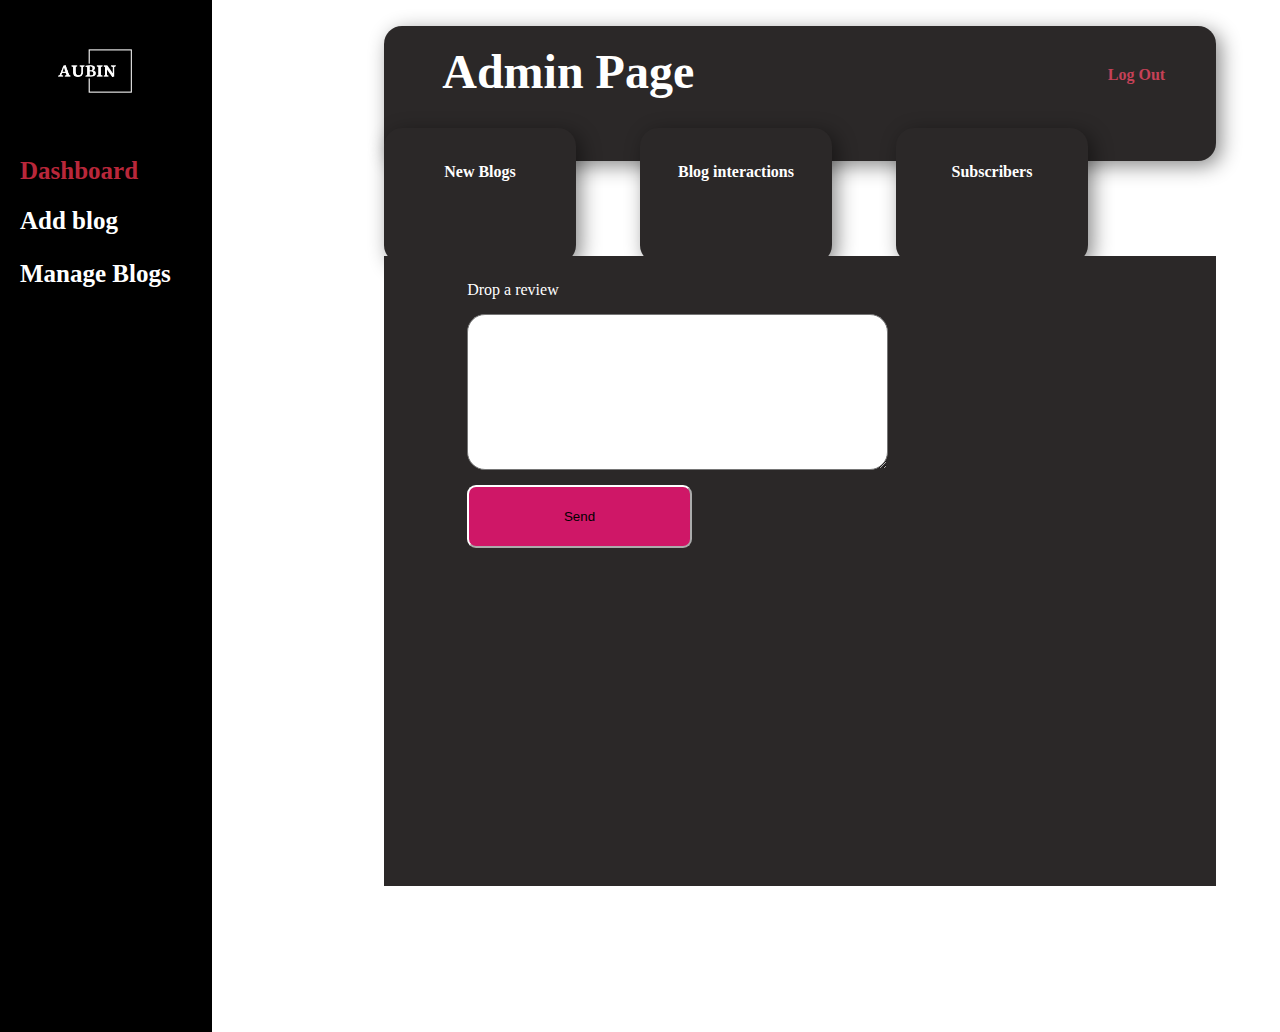
<file: My Brand/admin.html>
<html lang="en">
<head>
    <meta charset="UTF-8">
    <meta http-equiv="X-UA-Compatible" content="IE=edge">
    <meta name="viewport" content="width=device-width, initial-scale=1.0">
    <link rel="stylesheet" href="admin.css">
    <title>Aubin</title>
</head>
<body>
    <div class="nav">
        <a href="index.html"><img src="logo-white.png" alt=""></a>
        <h3 ><a id="main" href="">Dashboard</h3</p>
        <h3><a href="addblog.html   ">Add blog</h3> </p>
        <h3><a href="Blog.html"> Manage Blogs</h3></p>
            </list>
    </div>
    <div class="personal">
        <h2>Admin Page</h2>
        <h4><a href="login.html">Log Out</a></h4>


    </div>
    <div class="cards">
        <div class="views">
<p>Blog interactions</p>
        </div>
<div class="Blogs"><p>New Blogs</p></div>

<div class="Subscribers">
    <p>Subscribers</p>
</div>
    </div>
<div class="comments">
    <form action="">
    <label>Drop a review</label>
    <br>
    <textarea name="" id="" cols="50" rows="10"></textarea>
    <br>
<button>Send</button>
</form>

</div>
</body>
</html>
</file>
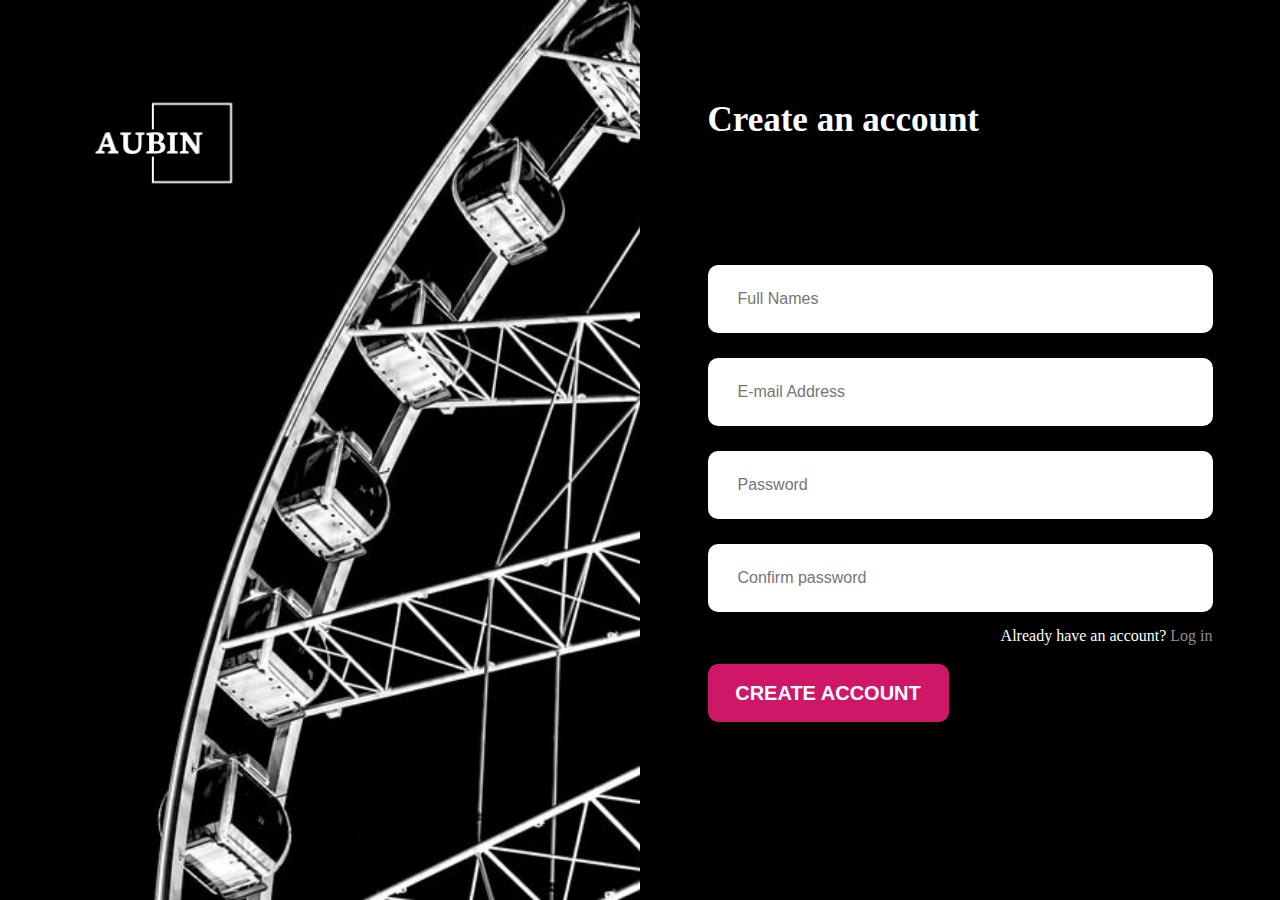
<file: My Brand/signup.html>
<html>
    <head>
        <meta charset="utf-8">
        <title>Aubin</title>
        <meta name="description" content="">
        <meta name="author" content="">
        <link rel="stylesheet" href="signup.css">    
        <script defer src="./index.js"></script>
    </head>


<div class="bg-illustration">
       <a href="index.html"><img src="logo-white.png" alt="logo"></a>

      <div class="burger-btn">
        <span></span>
        <span></span>
        <span></span>
      </div>

    </div>
    
    <div class="login">
      <div class="container">
        <h1>Create an account</h1>
    
        <div class="login-form">
          <form action="">
            <input type="text" placeholder="Full Names">
            <input type="email" placeholder="E-mail Address">
            <input type="text" placeholder="Password">
            <input type="text" placeholder="Confirm password">

           
            <div class="forget-pass">
              <p>Already have an account? <a href="login.html">Log in</a></p>
            </div>

           <a href="#"><button onclick="location.href=('admin.html');" type="submit">Create account</button></a> 

          </form>
        </div>
    
      </div>
      </div>
  </div>
  </html>
</file>
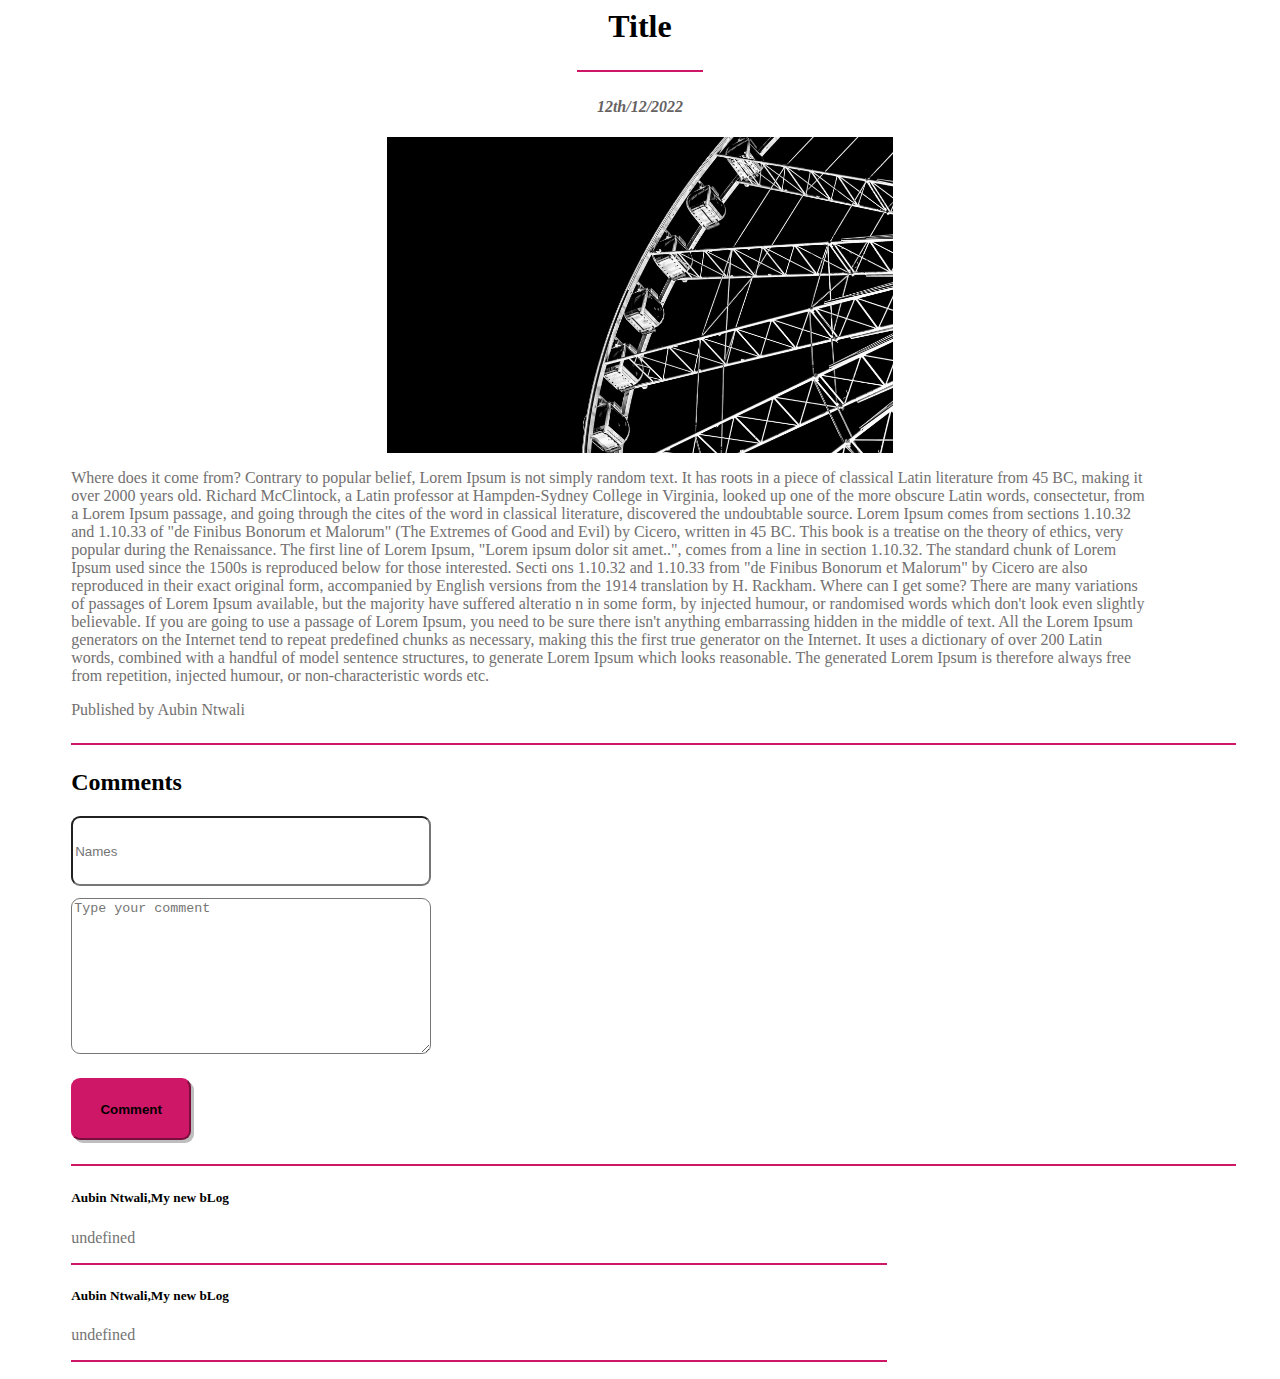
<file: My Brand/view.html>
<html lang="en">
<head>
    <meta charset="UTF-8">
    <meta http-equiv="X-UA-Compatible" content="IE=edge">
    <meta name="viewport" content="width=device-width, initial-scale=1.0">
    <title>Document</title>
    <link rel="stylesheet" href="view.css">
</head>
<body>
    <h1>Title</h1>
    <hr>
    <h4><em>12th/12/2022</em></h4>
    <img src="images/wheel-2000.jpg" alt="">
    <p>Where does it come from?
        Contrary to popular belief, Lorem Ipsum is not simply random text. It has roots in a piece of classical Latin
         literature from 45 BC, making it over 2000 years old. Richard McClintock, a Latin professor at Hampden-Sydney College in Virginia, looked up one of the more obscure Latin words, consectetur, from a Lorem Ipsum passage, and going through the cites of the word in classical literature, discovered the undoubtable source. Lorem Ipsum comes from sections 1.10.32 and 1.10.33 of "de Finibus Bonorum et Malorum" (The Extremes of Good and Evil) by Cicero, written in 45 BC. This book is a treatise on the theory of ethics, very popular during the Renaissance. The first line of Lorem Ipsum, "Lorem ipsum dolor sit amet..", comes from a line in section 1.10.32.
        
        The standard chunk of Lorem Ipsum used since the 1500s is reproduced below for those interested. Secti
        ons 1.10.32 and 1.10.33 from "de Finibus Bonorum et Malorum" by Cicero are also reproduced in their exact original form, accompanied by English versions from the 1914 translation by H. Rackham.
        
        Where can I get some?
        There are many variations of passages of Lorem Ipsum available, but the majority have suffered alteratio
        n in some form, by injected humour, or randomised words which don't look even slightly believable. If you are going to use a passage of Lorem Ipsum, you need to be sure there isn't anything embarrassing hidden in the middle of text. All the Lorem Ipsum generators on the Internet tend to repeat predefined chunks as necessary, making this the first true generator on the Internet. It uses a dictionary of over 200 Latin words, combined with a handful of model sentence structures, to generate Lorem Ipsum which looks reasonable. The generated Lorem Ipsum is therefore always free from repetition, injected humour, or non-characteristic words etc.</p>

    </body>
    <p>Published by Aubin Ntwali</p>
<div class="comments">
    <hr>
    <h2>Comments</h2>
    <input type="text" name="" id="nom" placeholder="Names">
    <br>
    <textarea name="" id="" cols="30" rows="10" placeholder="Type your comment"></textarea>
    <br>
    <button><strong>Comment</strong></button>
    <hr>
</div>
<script src="view.js"></script>
</html>
</file>
<file: My Brand/admin.css>
body{
    margin: 0px;
}
.nav{
    height: 100%;
    background-color: black;
    width: 15%;
    padding-top:0.3%;  
    padding-left: 20px;
   position: absolute;
   padding-bottom: 10%;
}

.nav a{
    text-decoration: none;
    color:white;
    font-size: 25px;
}
#main{
    color: rgb(185, 39, 58);
}
.Blogs{
   margin-top: 10%;
   width:15%;
   height:15%;
   background-color: rgb(43, 40, 40);
   position: absolute;
   left: 30%;
   border-radius: 2vh;
   box-shadow: 5px 5px 20px rgb(0 0 0 / 46%);
}
.views{
    margin-top: 10%;
   width:15%;
   height:15%;
   background-color: rgb(43, 40, 40);
   position: absolute;
   left: 50%;
   border-radius: 2vh;
   box-shadow: 5px 5px 20px rgb(0 0 0 / 46%);
}
.Subscribers{
    margin-top: 10%;
   width:15%;
   height:15%;
   background-color: rgb(43, 40, 40);
   position: absolute;
   left: 70%;
   border-radius: 2vh;
   box-shadow: 5px 5px 20px rgb(0 0 0 / 46%);
   
}
.cards p{ 
    text-align: center;
    margin-top: 35px;
    font-weight: 900;
    color: white;
}
.personal{
    height: 15%;
    width:65%;
    margin-right: 2%;
    left: 30%;
    background-color: rgb(43, 40, 40);
    position: absolute;
    margin-top: 2%;
    border-radius: 2VH;
    box-shadow: 5px 5px 20px rgb(0 0 0 / 46%);
}
img{
    width: 70%;
}
.personal h2{
    margin-left: 7%;
    margin-top: 18px;
    font-size: 3rem;
    color: white;
    position: absolute;

}
.personal h4{
    margin-top: 40px;
    color: white;
    position: absolute;
    margin-left: 87%;
    
}
.personal a{
    text-decoration: none;
    color: #c54157;
}
.comments{
    width:65%;
    position:absolute;
    left: 30%;
    height: 70%;
    background-color: rgb(43, 40, 40);
    margin-top: 20%;
}
.comments form{
    margin-top: 3%;
    margin-left: 10%;
}
.comments textarea{
    margin-top: 2%;
    border-radius: 2vh;
}
.comments label{
color:white;
font-weight: 6000;
}
.comments button{
    height:10%;
    width:30%;
    margin-top: 2%;
    border-radius: 1vh;
    background-color:#cf1767;
    border-color: white;
}
</file>
<file: My Brand/signup.css>
* {
    margin: 0;
    padding: 0;
    -webkit-box-sizing: border-box;
    box-sizing: border-box;
    -webkit-transition: 0.3s;
    -o-transition: 0.3s;
    transition: 0.3s;
  }
  
  body {
    background-color: rgb(0, 0, 0);
    font-family: Montserrat;
    overflow-x: hidden;
  }
  
  article,
  aside,
  details,
  figure,
  footer,
  header,
  main,
  menu,
  nav,
  section,
  summary {
    display: block;
  }
  
  h1,
  h2,
  h3,
  h4,
  h5,
  h6,
  p,
  a {
    color: white;
    -ms-word-wrap: break-word;
    word-wrap: break-word;
    text-decoration: none;
  }
  
  img {
    border: none;
  }
  
  *:focus {
    outline: none;
  }
  
  .clearfix::after {
    content: "";
    display: table;
    clear: both;
  }
  
  .bg-illustration {
    position: relative;
    height: 100vh;
    width: 1194px;
    background: url("images/wheel-1000.jpg") no-repeat center center scroll;
    background-size: cover;
    float: left;
    -webkit-animation: bgslide 2.3s forwards;
            animation: bgslide 2.3s forwards;
  }
  .bg-illustration img {
    width: 248px;
    -webkit-user-select: none;
       -moz-user-select: none;
        -ms-user-select: none;
            user-select: none;
    height: auto;
    margin: 19px 0 0 25px;
  }
  
  @-webkit-keyframes bgslide {
    from {
      left: -100%;
      width: 0;
      opacity: 0;
    }
    to {
      left: 0;
      width: 1194px;
      opacity: 1;
    }
  }
  
  @keyframes bgslide {
    from {
      left: -100%;
      width: 0;
      opacity: 0;
    }
    to {
      left: 0;
      width: 1194px;
      opacity: 1;
    }
  }
  
  
  .login {
    max-height: 100vh;
    overflow-Y: auto;
    float: left;
    margin: 0 auto;
    width: calc(100% - 1194px);
  }
  .login .container {
    width: 505px;
    margin: 0 auto;
    position: relative;
  }
  .login .container h1 {
    margin-top: 100px;
    font-size: 35px;
    font-weight: bolder;
  }
  .login .container .login-form {
    margin-top: 112px;
  }
  .login .container .login-form form {
    display: -ms-grid;
    display: grid;
  }
  .login .container .login-form form input {
    font-size: 16px;
    font-weight: normal;
    background: #FFF;
    margin: 12.5px 0;
    height: 68px;
    border: none;
    padding: 0 30px;
    border-radius: 10px;
  }
  .login .container .login-form form button[type=submit] {
    background: #cf1767;
   
    border: none;
    margin-top: 40px;
    margin-bottom: 20px;
    width: 241px;
    height: 58px;
    text-transform: uppercase;
    color: white;
    border-radius: 10px;
    position: relative;
    z-index: 2;
    font-weight: bold;
    font-size: 20px;
  }
  .login .container .login-form form button[type=submit]:hover::after {
    opacity: 1;
  }
  .login .container .login-form form button[type=submit]::after {
    content: "";
    position: absolute;
    z-index: -1;
    border-radius: 10px;
    opacity: 0;
    top: 0;
    left: 0;
    -webkit-transition: 0.3s ease-in-out;
    -o-transition: 0.3s ease-in-out;
    transition: 0.3s ease-in-out;
    right: 0;
    bottom: 0;
    background: -webkit-gradient(linear, left bottom, left top, from(#09203f), to(#537895));
    background: -webkit-linear-gradient(bottom, #09203f 0%, #537895 100%);
    background: -o-linear-gradient(bottom, #09203f 0%, #537895 100%);
    background: linear-gradient(to top, #09203f 0%, #537895 100%);
  }
  .login .container .remember-form {
    position: relative;
    margin-top: -5px;
  }
  .login .container .remember-form input[type=checkbox] {
    margin-top: 9px;
  }
  .login .container .remember-form span {
    font-size: 18px;
    font-weight: normal;
    position: absolute;
    top: 32px;
    color: #3B3B3B;
    margin-left: 15px;
  }
  .login .container .forget-pass {
    position: absolute;
    right: 0;
   margin-top: 375px; 
  }
  .login .container .forget-pass a {
    
    font-size: 16px;
    position: relative;
    font-weight: normal;
    color: #918F8F;
  }
  .login .container .forget-pass a::after {
    content: "";
    position: absolute;
    height: 2px;
    width: 100%;
    border-radius: 100px;
    background: -webkit-linear-gradient(110deg, #f794a4 0%, #fdd6bd 100%);
    background: -o-linear-gradient(110deg, #f794a4 0%, #fdd6bd 100%);
    background: linear-gradient(-20deg, #f794a4 0%, #fdd6bd 100%);
    bottom: -4px;
    left: 0;
    -webkit-transition: 0.3s;
    -o-transition: 0.3s;
    transition: 0.3s;
    opacity: 0;
    right: 0;
  }
  .login .container .forget-pass a:hover::after {
    opacity: 1;
  }
  
  @media only screen and (min-width: 1024px) and (max-width: 1680px) {
    .bg-illustration {
      width: 50%;
      -webkit-animation: none;
              animation: none;
    }
  
    .login {
      width: 50%;
    }
  }
  /* Display 12", iPad PRO Portrait, iPad landscape */
  @media only screen and (max-width: 1024px) {
    body {
      overflow-x: hidden;
    }
  
    @-webkit-keyframes slideIn {
      from {
        left: -100%;
        opacity: 0;
      }
      to {
        left: 0;
        opacity: 1;
      }
    }
  
    @keyframes slideIn {
      from {
        left: -100%;
        opacity: 0;
      }
      to {
        left: 0;
        opacity: 1;
      }
    }
    .bg-illustration {
      float: none;
      background: url("images/wheel-1000.jpg") center center;
      background-size: cover;
      -webkit-animation: slideIn 0.8s ease-in-out forwards;
              animation: slideIn 0.8s ease-in-out forwards;
      width: 100%;
      height: 190px;
      text-align: center;
      
    }
    .bg-illustration img {
      width: 100px;
      height: auto;
      margin: 20px auto !important;
      text-align: center;
      
    }
    .bg-illustration .burger-btn {
      left: 33px;
      top: 29px;
      display: block;
      position: absolute;
    }
    .bg-illustration .burger-btn span {
      display: block;
      height: 4px;
      margin: 6px;
      background-color: #fff;
    }
    .bg-illustration .burger-btn span:nth-child(1) {
      width: 37px;
    }
    .bg-illustration .burger-btn span:nth-child(2) {
      width: 28px;
    }
    .bg-illustration .burger-btn span:nth-child(3) {
      width: 20px;
    }
  
    .login {
      float: none;
      margin: 0 auto;
      width: 100%;
    }
    .login .container {
      -webkit-animation: slideIn 0.8s ease-in-out forwards;
              animation: slideIn 0.8s ease-in-out forwards;
      width: 85%;
      float: none;
    }
    .login .container h1 {
      font-size: 25px;
      margin-top: 40px;
    }
    .login .container .login-form {
      margin-top: 90px;
    }
    .login .container .login-form form input {
      height: 45px;
    }
    .login .container .login-form form button[type=submit] {
      height: 45px;
      margin-top: 100px;
    }
    .login .container .login-form .remember-form {
      position: relative;
      margin-top: -14px;
    }
    .login .container .login-form .remember-form span {
      font-size: 16px;
      margin-top: 22px;
      top: inherit;
    }
  
    .forget-pass {
      position: absolute;
      right: inherit;
      left: 0;
      bottom: -40px;
      margin: 0 !important;
    }
    .forget-pass a {
      font-size: 16px;
      position: relative;
      font-weight: normal;
      color: #918F8F;
    }
    .forget-pass a::after {
      content: "";
      position: absolute;
      height: 2px;
      width: 100%;
      border-radius: 100px;
      background: -webkit-linear-gradient(110deg, #f794a4 0%, #fdd6bd 100%);
      background: -o-linear-gradient(110deg, #f794a4 0%, #fdd6bd 100%);
      background: linear-gradient(-20deg, #f794a4 0%, #fdd6bd 100%);
      bottom: -4px;
      left: 0;
      -webkit-transition: 0.3s;
      -o-transition: 0.3s;
      transition: 0.3s;
      opacity: 0;
      right: 0;
    }
    .forget-pass a:hover::after {
      opacity: 1;
    }
  }
</file>
<file: My Brand/view.css>
body{
    text-align: center;
}
body img{
    width: 40%;
}
body p{
    text-align: left;
    margin-left:5%;
    margin-right: 10%;
    color: rgb(114, 112, 112);
}
h4 em{
    color: rgb(102, 98, 98);
}
hr{
    background-color: #cf1767;
   border: 0px;
    margin-top: 2%;
    margin-bottom: 2%;
    width: 10%;
    height: 2px;
}
.comments{
    text-align: left;
    margin-left: 5%;
}
.comments hr{
    margin-right: 5%;
    align-items: left;
    width: 97%;
}
.comments input{
    width: 30%;
    height: 8%;
border-radius: 1vh;
margin-bottom:1% ;
}
.comments textarea{
    width: 30%;
    border-radius: 1vh;
    }
    .comments button{
        margin-top: 2%;
        width:10%;
        height:7%;
        background-color:#cf1767;
        border-radius: 1vh;
        border-color: #cf1767;
        box-shadow: 3px 3px 0px 0px rgba(114, 113, 113, 0.46);
        transition: 0.3s;
    }
    .comments button:hover{
        border-color: white;
    background-color: black;
    color: white;
    transform: scale(0.9);
    }
    h7{
        color: rgb(116, 115, 115);
    }
    .cards{
        margin-right: 30%;
    }
</file>
